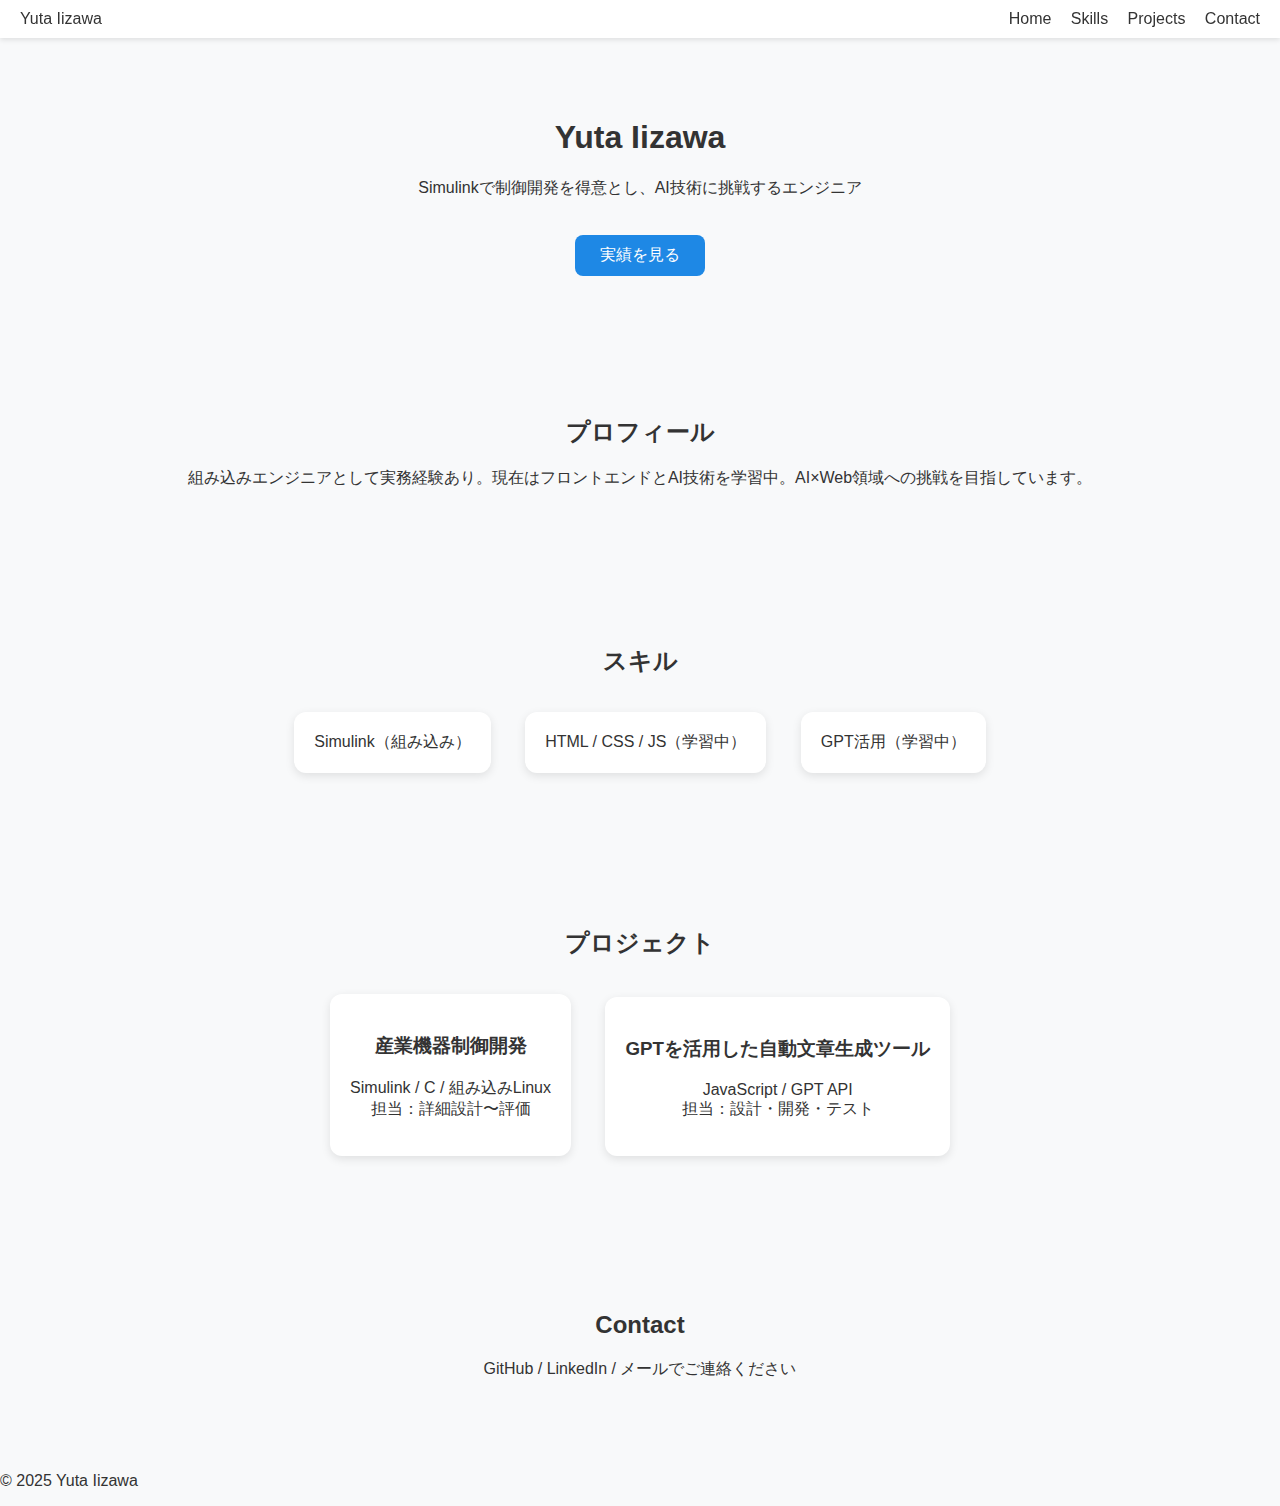
<file: index.html>
<!DOCTYPE html>
<html lang="ja">
<head>
  <meta charset="UTF-8" />
  <meta name="viewport" content="width=device-width, initial-scale=1.0" />
  <title>Yuta Iizawa Portfolio</title>
  <link rel="stylesheet" href="style.css" />
</head>
<body>

  <!-- ヘッダー -->
  <header>
    <div class="logo">Yuta Iizawa</div>
    <nav>
      <a href="#hero">Home</a>
      <a href="#skills">Skills</a>
      <a href="#projects">Projects</a>
      <a href="#contact">Contact</a>
    </nav>
  </header>

  <!-- ヒーローセクション -->
  <section id="hero">
    <h1>Yuta Iizawa</h1>
    <p>Simulinkで制御開発を得意とし、AI技術に挑戦するエンジニア</p>
    <a href="#projects" class="btn">実績を見る</a>
  </section>

  <!-- プロフィール -->
  <section id="profile">
    <h2>プロフィール</h2>
    <p>組み込みエンジニアとして実務経験あり。現在はフロントエンドとAI技術を学習中。AI×Web領域への挑戦を目指しています。</p>
  </section>

  <!-- スキル -->
  <section id="skills">
    <h2>スキル</h2>
    <div class="skill-card">Simulink（組み込み）</div>
    <div class="skill-card">HTML / CSS / JS（学習中）</div>
    <div class="skill-card">GPT活用（学習中）</div>
  </section>

  <!-- プロジェクト -->
  <section id="projects">
    <h2>プロジェクト</h2>
    <div class="project-card">
      <h3>産業機器制御開発</h3>
      <p>Simulink / C / 組み込みLinux<br>担当：詳細設計〜評価</p>
    </div>
    <div class="project-card">
      <h3>GPTを活用した自動文章生成ツール</h3>
      <p>JavaScript / GPT API<br>担当：設計・開発・テスト</p>
    </div>
  </section>

  <!-- お問い合わせ -->
  <section id="contact">
    <h2>Contact</h2>
    <p>GitHub / LinkedIn / メールでご連絡ください</p>
  </section>

  <!-- フッター -->
  <footer>
    <p>&copy; 2025 Yuta Iizawa</p>
  </footer>

  <script src="main.js"></script>
</body>
</html>
</file>
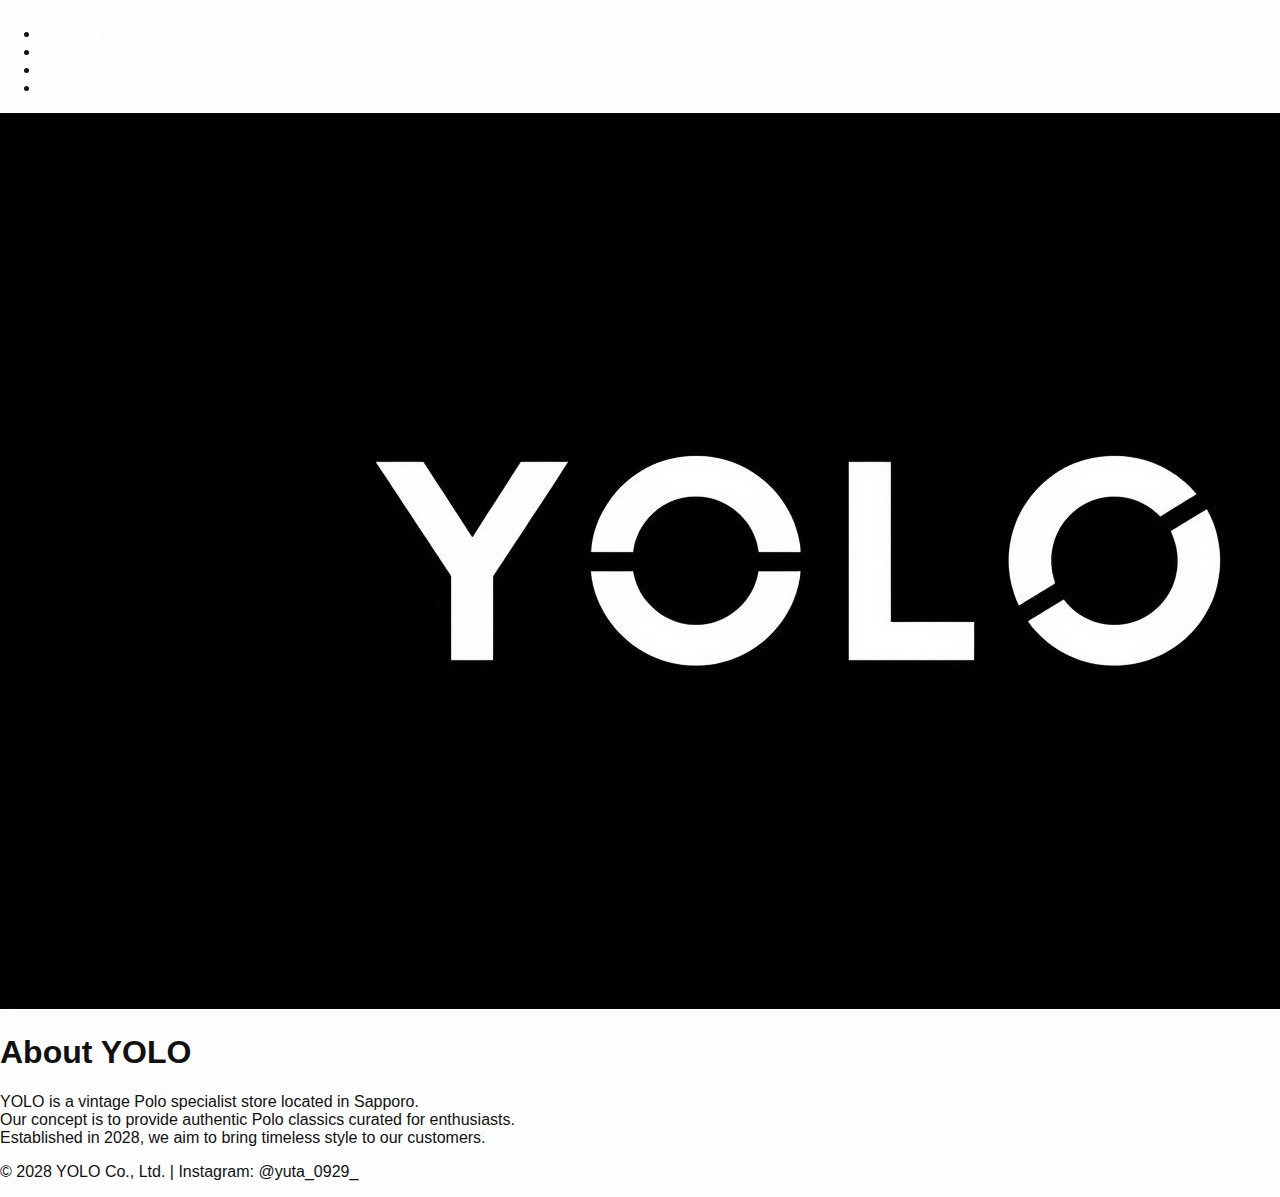
<file: about.html>
<!DOCTYPE html>
<html lang="en">
<head>
  <meta charset="UTF-8">
  <title>YOLO - About</title>
  <link rel="stylesheet" href="styles.css">
</head>
<body>
  <header>
    <nav>
      <ul class="menu">
        <li><a href="index.html">Home</a></li>
        <li><a href="about.html">About</a></li>
        <li><a href="access.html">Access</a></li>
        <li><a href="contact.html">Contact</a></li>
      </ul>
    </nav>
    <img src="images/logo.JPG" alt="YOLO Logo" class="logo">
  </header>

  <main class="page">
    <div class="page-text">
      <h1>About YOLO</h1>
      <p>YOLO is a vintage Polo specialist store located in Sapporo.<br>
      Our concept is to provide authentic Polo classics curated for enthusiasts.<br>
      Established in 2028, we aim to bring timeless style to our customers.</p>
    </div>
  </main>

  <footer>
    <p>© 2028 YOLO Co., Ltd. | Instagram: @yuta_0929_</p>
  </footer>
</body>
</html>
</file>
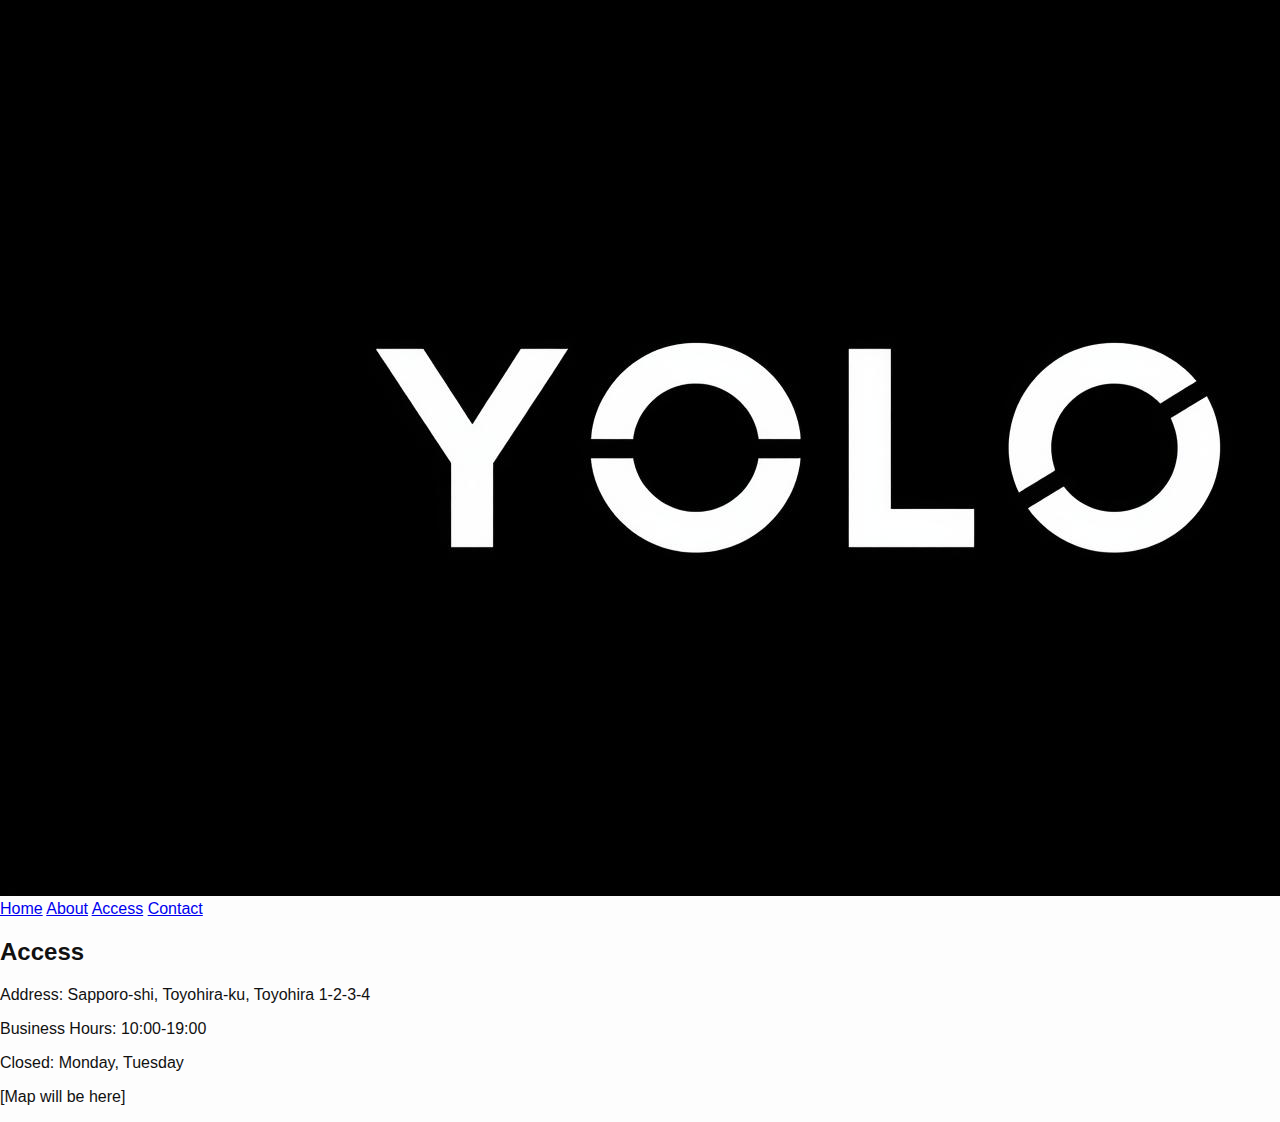
<file: accese.html>
<!DOCTYPE html>
<html lang="en">
<head>
<meta charset="UTF-8">
<meta name="viewport" content="width=device-width, initial-scale=1.0">
<title>YOLO - Access</title>
<link rel="stylesheet" href="styles.css">
</head>
<body>
<header>
  <img src="images/logo.JPG" alt="YOLO Logo" class="logo">
  <nav>
    <a href="index.html">Home</a>
    <a href="about.html">About</a>
    <a href="access.html">Access</a>
    <a href="contact.html">Contact</a>
  </nav>
</header>
<main class="page">
  <section class="content">
    <h2>Access</h2>
    <p>Address: Sapporo-shi, Toyohira-ku, Toyohira 1-2-3-4</p>
    <p>Business Hours: 10:00-19:00</p>
    <p>Closed: Monday, Tuesday</p>
    <div class="map-placeholder">
      <!-- Google Maps iframe などを追加可能 -->
      <p>[Map will be here]</p>
    </div>
  </section>
</main>
<script src="script.js"></script>
</body>
</html>
</file>
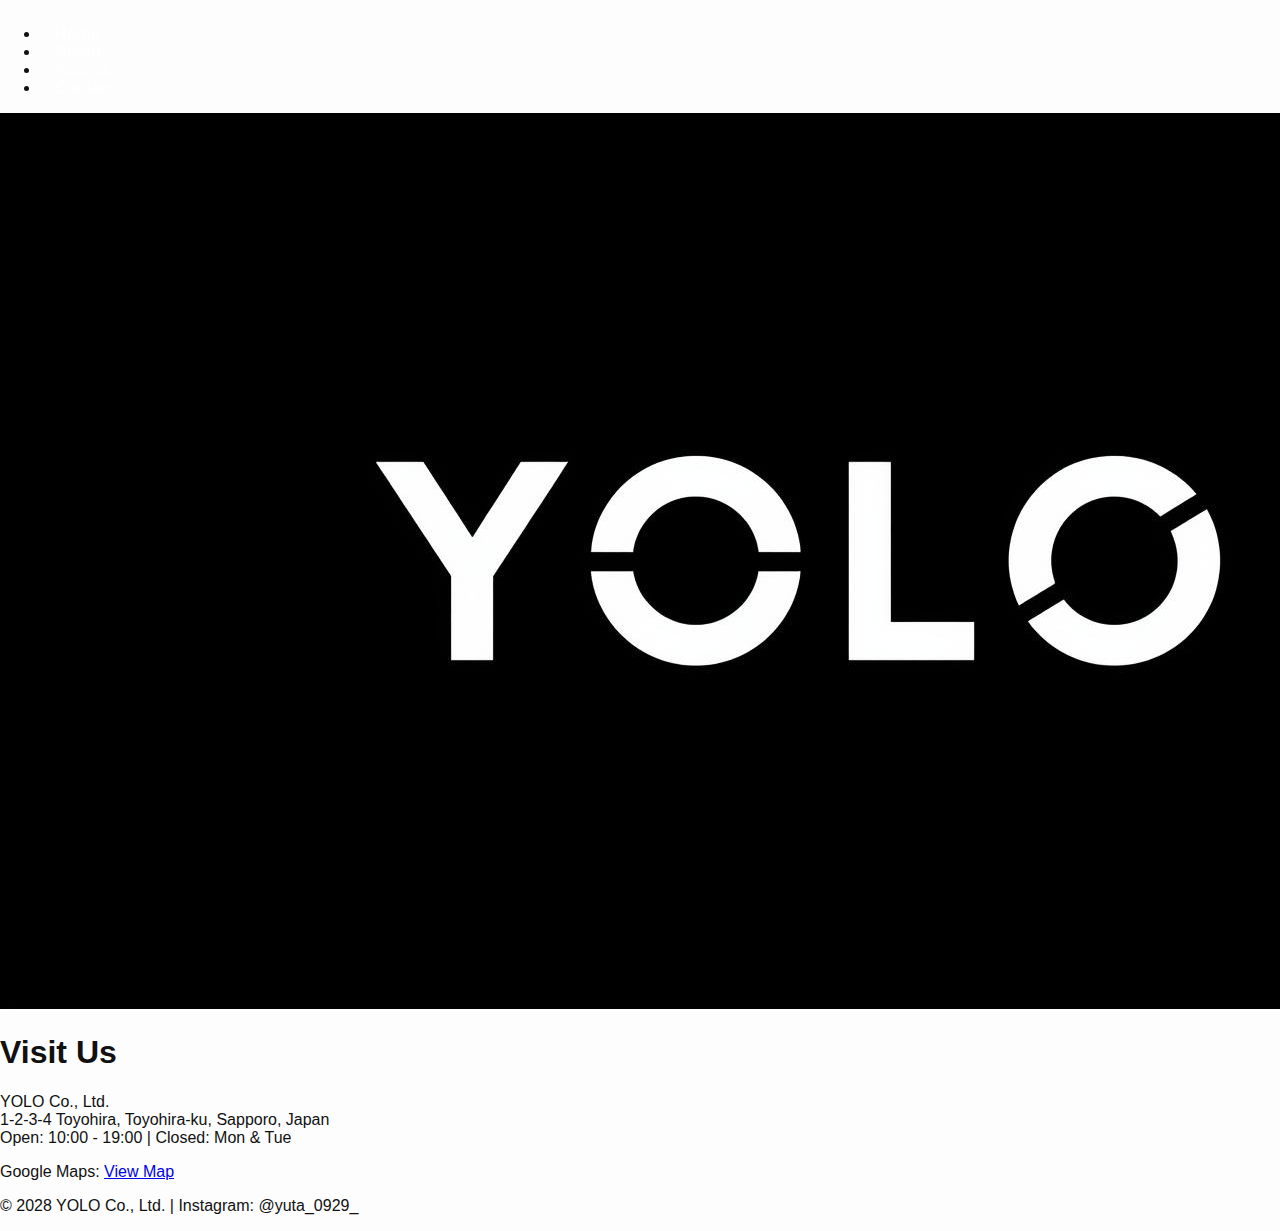
<file: access.html>
<!DOCTYPE html>
<html lang="en">
<head>
  <meta charset="UTF-8">
  <title>YOLO - Access</title>
  <link rel="stylesheet" href="styles.css">
</head>
<body>
  <header>
    <nav>
      <ul class="menu">
        <li><a href="index.html">Home</a></li>
        <li><a href="about.html">About</a></li>
        <li><a href="access.html">Access</a></li>
        <li><a href="contact.html">Contact</a></li>
      </ul>
    </nav>
    <img src="images/logo.JPG" alt="YOLO Logo" class="logo">
  </header>

  <main class="content">
    <section class="access-section">
      <h1>Visit Us</h1>
      <p>YOLO Co., Ltd.<br>
      1-2-3-4 Toyohira, Toyohira-ku, Sapporo, Japan<br>
      Open: 10:00 - 19:00 | Closed: Mon & Tue</p>
      <p>Google Maps: <a href="https://www.google.com/maps?q=1-2-3-4+Toyohira,+Sapporo,+Japan" target="_blank">View Map</a></p>
    </section>
  </main>

  <footer>
    <p>© 2028 YOLO Co., Ltd. | Instagram: @yuta_0929_</p>
  </footer>
</body>
</html>
</file>
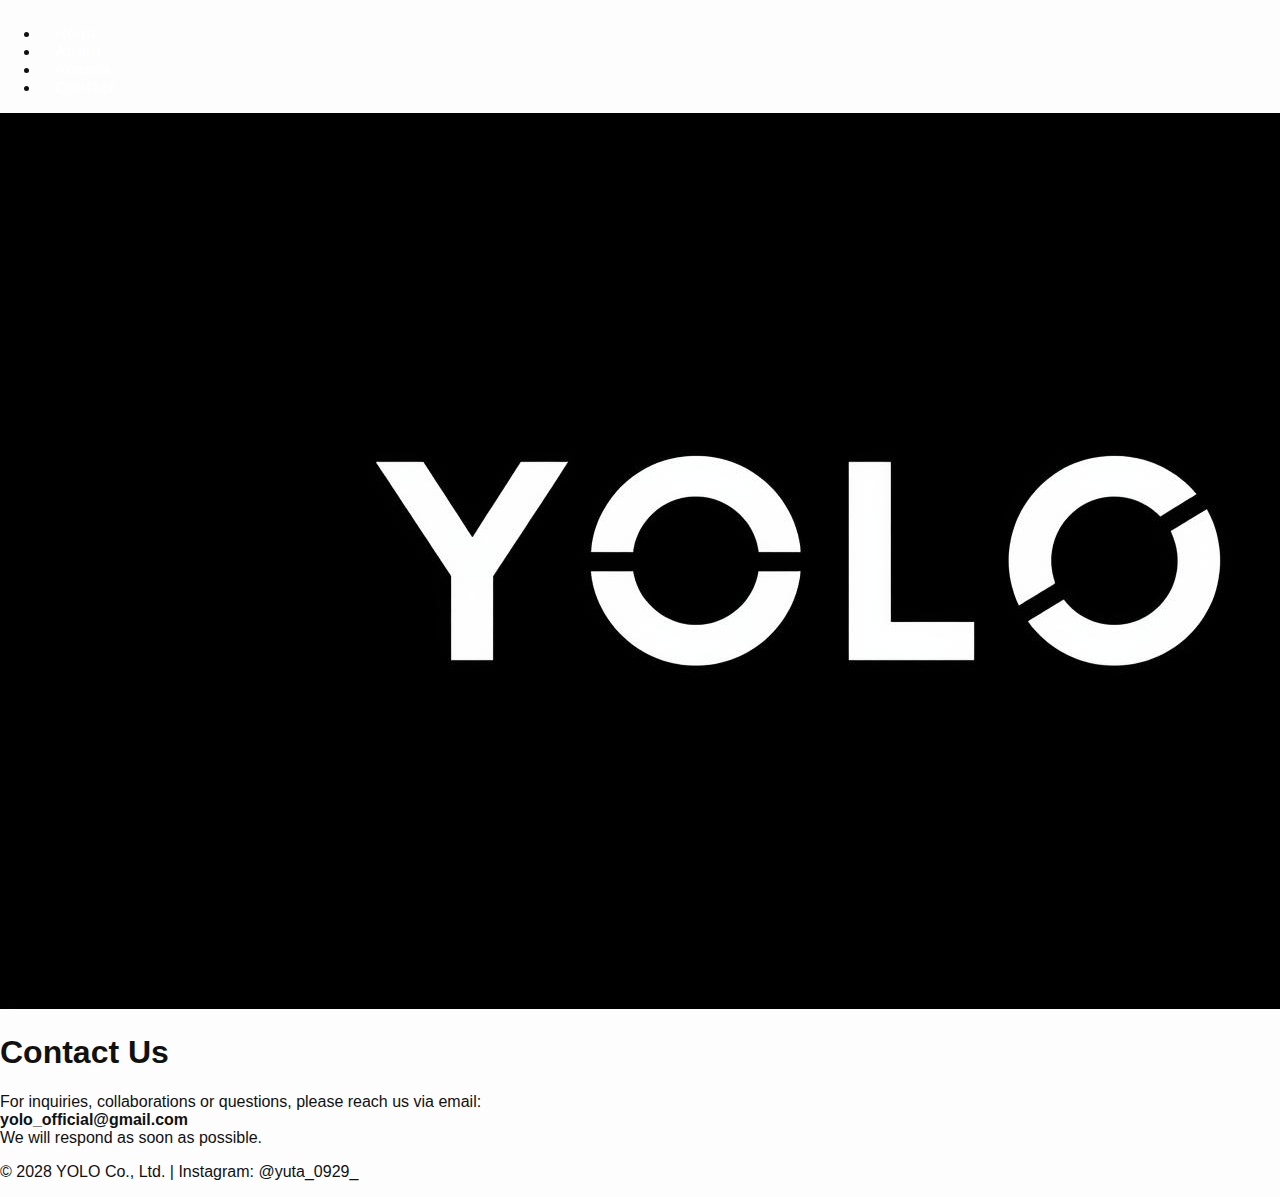
<file: contact.html>
<!DOCTYPE html>
<html lang="en">
<head>
  <meta charset="UTF-8">
  <title>YOLO - Contact</title>
  <link rel="stylesheet" href="styles.css">
</head>
<body>
  <header>
    <nav>
      <ul class="menu">
        <li><a href="index.html">Home</a></li>
        <li><a href="about.html">About</a></li>
        <li><a href="access.html">Access</a></li>
        <li><a href="contact.html">Contact</a></li>
      </ul>
    </nav>
    <img src="images/logo.JPG" alt="YOLO Logo" class="logo">
  </header>

  <main class="page">
    <div class="page-text">
      <h1>Contact Us</h1>
      <p>For inquiries, collaborations or questions, please reach us via email:<br>
      <strong>yolo_official@gmail.com</strong><br>
      We will respond as soon as possible.</p>
    </div>
  </main>

  <footer>
    <p>© 2028 YOLO Co., Ltd. | Instagram: @yuta_0929_</p>
  </footer>
</body>
</html>
</file>
<file: style.css>
/* 基本設定 */
body {
  font-family: 'Noto Sans JP', sans-serif;
  margin: 0;
  background: #f8f9fa;
  color: #333;
}

header {
  display: flex;
  justify-content: space-between;
  align-items: center;
  background: #fff;
  padding: 10px 20px;
  box-shadow: 0 2px 5px rgba(0,0,0,0.1);
  position: sticky;
  top: 0;
  z-index: 100;
}

nav a {
  margin-left: 15px;
  text-decoration: none;
  color: #333;
}

section {
  padding: 60px 20px;
  text-align: center;
}

.skill-card, .project-card {
  background: #fff;
  margin: 15px;
  padding: 20px;
  border-radius: 12px;
  box-shadow: 0 3px 10px rgba(0,0,0,0.1);
  display: inline-block;
}

.btn {
  display: inline-block;
  margin-top: 20px;
  padding: 10px 25px;
  background: #1E88E5;
  color: #fff;
  border-radius: 8px;
  text-decoration: none;
}
</file>
<file: styles.css>
body {
  font-family: 'Montserrat', sans-serif;
  margin: 0;
  background-color: #fdfdfd;
  color: #111;
}

/* Header */
.header {
  text-align: center;
  padding: 80px 20px;
  background-color: #000;
  color: #fff;
  position: relative;
  overflow: hidden;
}

.logo {
  font-family: 'Playfair Display', serif;
  font-size: 4rem;
  animation: fadeInDown 1s ease-out;
}

.tagline {
  font-size: 1.2rem;
  margin-top: 10px;
  color: #f44336;
}

/* Menu */
.menu {
  margin-top: 25px;
}

.menu a {
  color: #fff;
  margin: 0 15px;
  text-decoration: none;
  font-weight: 700;
  transition: color 0.3s;
}

.menu a:hover {
  color: #f44336;
}

/* Section styling */
.section {
  padding: 80px 20px;
  display: flex;
  justify-content: center;
}

.card {
  background-color: #fff;
  padding: 40px;
  max-width: 700px;
  width: 100%;
  box-shadow: 0 6px 20px rgba(0,0,0,0.1);
  border-left: 5px solid #f44336;
  border-radius: 10px;
  opacity: 0;
  transform: translateY(40px);
  animation: fadeInUp 1s forwards;
  animation-delay: 0.3s;
}

.section h2 {
  font-family: 'Playfair Display', serif;
  font-size: 2rem;
  margin-bottom: 20px;
  color: #111;
}

.section p {
  font-size: 1rem;
  line-height: 1.6;
}

/* Buttons */
.btn {
  display: inline-block;
  margin-top: 20px;
  padding: 12px 28px;
  background-color: #000;
  color: #fff;
  text-decoration: none;
  font-weight: 700;
  border-radius: 5px;
  transition: 0.3s;
}

.btn:hover {
  background-color: #f44336;
}

/* Footer */
.footer {
  text-align: center;
  padding: 40px 20px;
  background-color: #000;
  color: #fff;
}

/* Animations */
@keyframes fadeInDown {
  0% { opacity: 0; transform: translateY(-40px);}
  100% { opacity: 1; transform: translateY(0);}
}

@keyframes fadeInUp {
  0% { opacity: 0; transform: translateY(40px);}
  100% { opacity: 1; transform: translateY(0);}
}

/* Responsive */
@media (max-width: 768px) {
  .logo { font-size: 3rem; }
  .menu a { display: block; margin: 10px 0; }
  .card { padding: 30px; }
}
</file>
